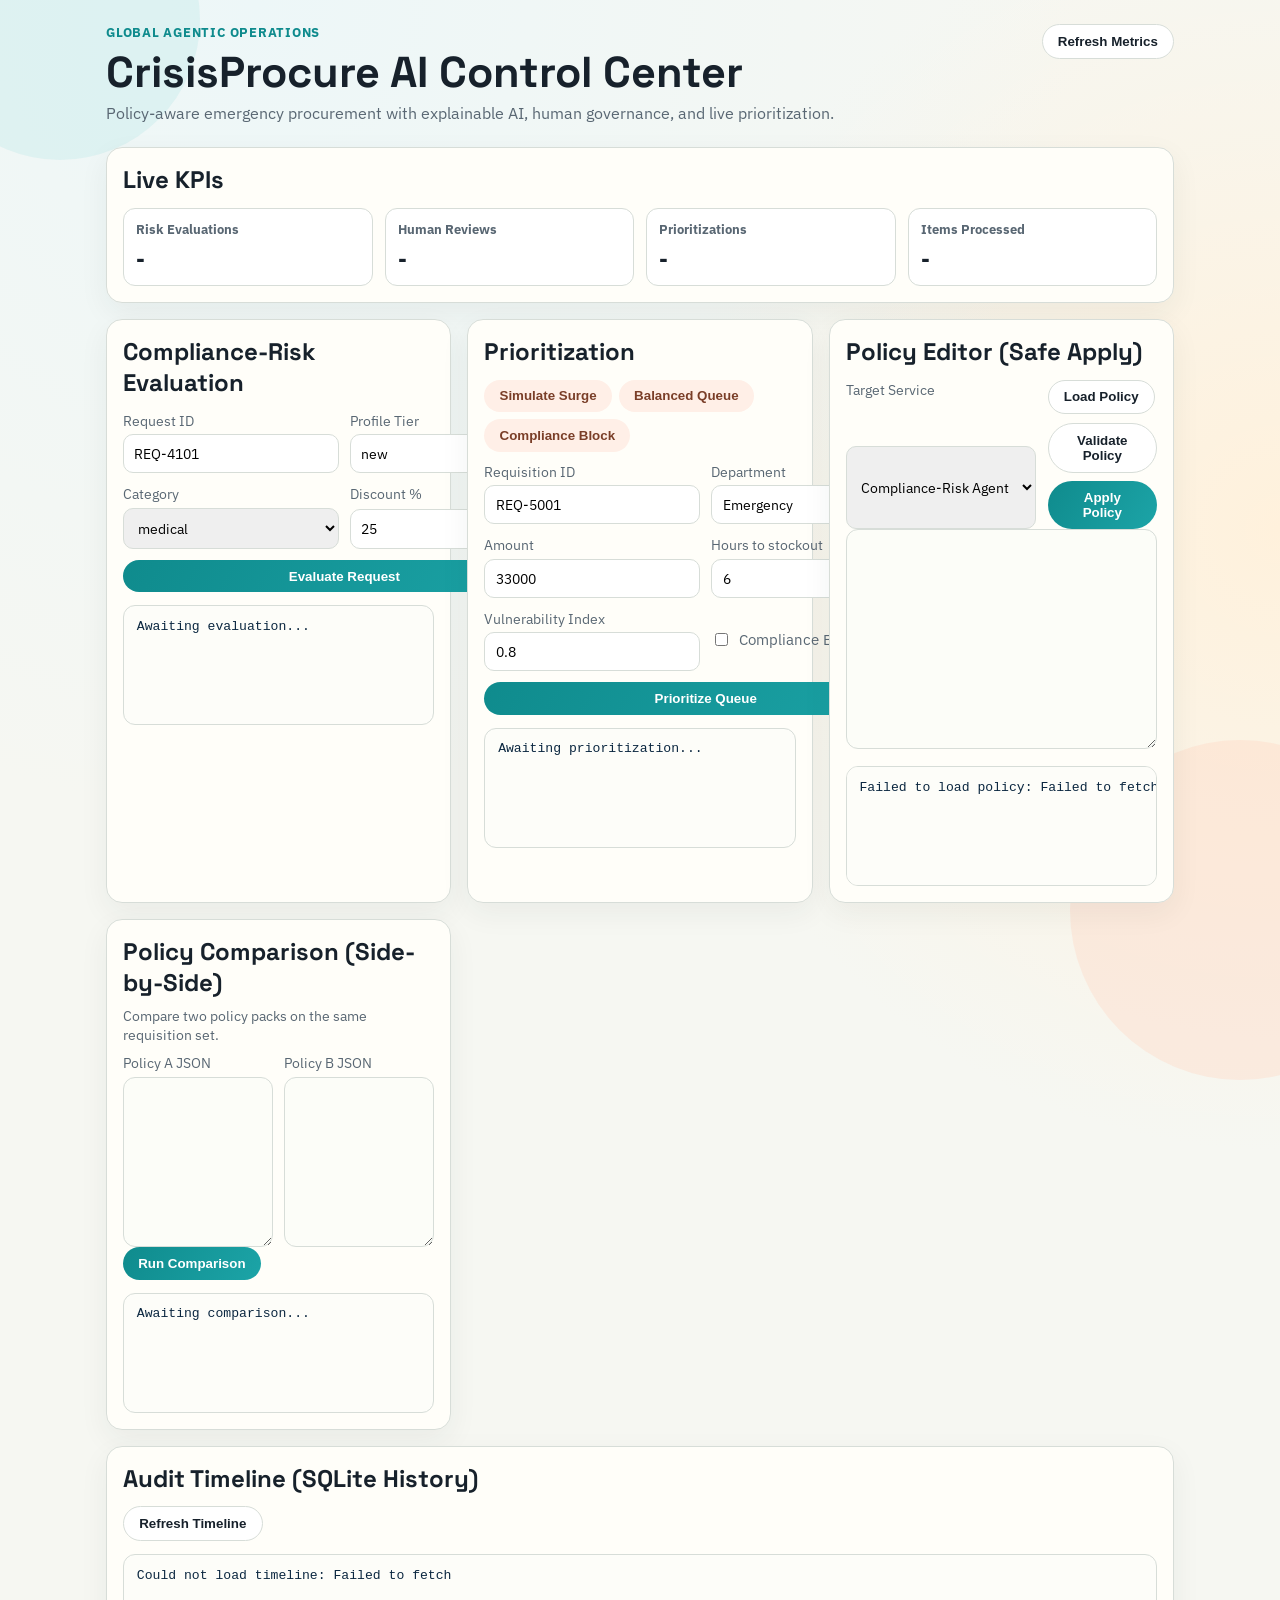
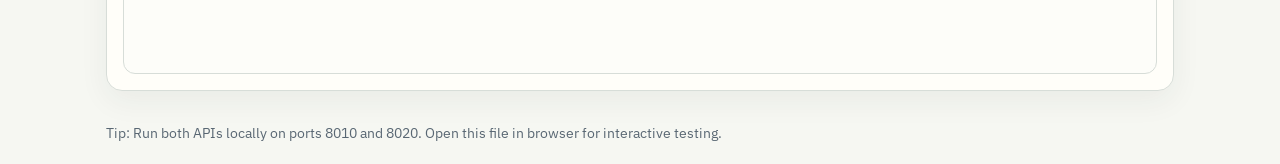
<file: ui/control_center.html>
<!DOCTYPE html>
<html lang="en">
  <head>
    <meta charset="UTF-8" />
    <meta name="viewport" content="width=device-width, initial-scale=1.0" />
    <title>CrisisProcure AI Control Center</title>
    <link rel="preconnect" href="https://fonts.googleapis.com" />
    <link rel="preconnect" href="https://fonts.gstatic.com" crossorigin />
    <link href="https://fonts.googleapis.com/css2?family=Space+Grotesk:wght@400;500;700&family=IBM+Plex+Sans:wght@400;500;600&display=swap" rel="stylesheet" />
    <link rel="stylesheet" href="./control_center.css" />
  </head>
  <body>
    <div class="bg-shape bg-shape-1"></div>
    <div class="bg-shape bg-shape-2"></div>
    <header class="hero">
      <div>
        <p class="eyebrow">Global Agentic Operations</p>
        <h1>CrisisProcure AI Control Center</h1>
        <p class="subtitle">Policy-aware emergency procurement with explainable AI, human governance, and live prioritization.</p>
      </div>
      <button id="refreshMetrics" class="btn btn-secondary">Refresh Metrics</button>
    </header>

    <main class="grid">
      <section class="card kpi-card">
        <h2>Live KPIs</h2>
        <div id="kpiGrid" class="kpi-grid">
          <article><h3>Risk Evaluations</h3><p id="kpiEvaluations">-</p></article>
          <article><h3>Human Reviews</h3><p id="kpiHuman">-</p></article>
          <article><h3>Prioritizations</h3><p id="kpiPrioritizations">-</p></article>
          <article><h3>Items Processed</h3><p id="kpiItems">-</p></article>
        </div>
      </section>

      <section class="card">
        <h2>Compliance-Risk Evaluation</h2>
        <form id="riskForm" class="stack">
          <div class="row">
            <label>Request ID<input name="order_id" value="REQ-4101" required /></label>
            <label>Profile Tier<input name="customer_tier" value="new" required /></label>
          </div>
          <div class="row">
            <label>Category
              <select name="category">
                <option value="medical">medical</option>
                <option value="utilities">utilities</option>
                <option value="safety">safety</option>
                <option value="food">food</option>
                <option value="general">general</option>
              </select>
            </label>
            <label>Discount %<input type="number" name="discount_percent" value="25" min="0" max="100" /></label>
          </div>
          <button class="btn" type="submit">Evaluate Request</button>
        </form>
        <pre id="riskOutput" class="output">Awaiting evaluation...</pre>
      </section>

      <section class="card">
        <h2>Prioritization</h2>
        <div class="pill-row">
          <button class="pill" data-scenario="surge">Simulate Surge</button>
          <button class="pill" data-scenario="balanced">Balanced Queue</button>
          <button class="pill" data-scenario="compliance">Compliance Block</button>
        </div>
        <form id="priorityForm" class="stack">
          <div class="row">
            <label>Requisition ID<input name="requisition_id" value="REQ-5001" required /></label>
            <label>Department<input name="requester_department" value="Emergency" required /></label>
          </div>
          <div class="row">
            <label>Amount<input type="number" name="amount" value="33000" min="1" /></label>
            <label>Hours to stockout<input type="number" name="hours_to_stockout" value="6" min="0" /></label>
          </div>
          <div class="row">
            <label>Vulnerability Index<input type="number" name="vulnerability_index" value="0.8" step="0.1" min="0" max="1" /></label>
            <label class="checkbox"><input type="checkbox" name="compliance_blocked" /> Compliance Blocked</label>
          </div>
          <button class="btn" type="submit">Prioritize Queue</button>
        </form>
        <pre id="priorityOutput" class="output">Awaiting prioritization...</pre>
      </section>

      <section class="card">
        <h2>Policy Editor (Safe Apply)</h2>
        <div class="row">
          <label>Target Service
            <select id="policyTarget">
              <option value="risk">Compliance-Risk Agent</option>
              <option value="priority">Prioritization Agent</option>
            </select>
          </label>
          <div class="inline-actions">
            <button id="loadPolicyBtn" class="btn btn-secondary" type="button">Load Policy</button>
            <button id="validatePolicyBtn" class="btn btn-secondary" type="button">Validate Policy</button>
            <button id="applyPolicyBtn" class="btn" type="button">Apply Policy</button>
          </div>
        </div>
        <textarea id="policyEditor" class="policy-editor" spellcheck="false"></textarea>
        <pre id="policyOutput" class="output">Load a policy to edit...</pre>
      </section>

      <section class="card">
        <h2>Policy Comparison (Side-by-Side)</h2>
        <p class="helper">Compare two policy packs on the same requisition set.</p>
        <div class="row">
          <label>Policy A JSON<textarea id="policyAEditor" class="policy-editor compact" spellcheck="false"></textarea></label>
          <label>Policy B JSON<textarea id="policyBEditor" class="policy-editor compact" spellcheck="false"></textarea></label>
        </div>
        <button id="comparePoliciesBtn" class="btn" type="button">Run Comparison</button>
        <pre id="compareOutput" class="output">Awaiting comparison...</pre>
      </section>

      <section class="card kpi-card">
        <h2>Audit Timeline (SQLite History)</h2>
        <div class="inline-actions">
          <button id="refreshHistoryBtn" class="btn btn-secondary" type="button">Refresh Timeline</button>
        </div>
        <pre id="historyOutput" class="output">Awaiting history...</pre>
      </section>
    </main>

    <footer>
      <p>Tip: Run both APIs locally on ports 8010 and 8020. Open this file in browser for interactive testing.</p>
    </footer>

    <script src="./control_center.js"></script>
  </body>
</html>
</file>
<file: ui/control_center.css>
:root {
  --bg: #f6f7f2;
  --card: #fffef8;
  --text: #17212b;
  --muted: #596773;
  --brand: #0f8b8d;
  --accent: #ff7f50;
  --line: #d7ddd8;
}

* {
  box-sizing: border-box;
}

body {
  margin: 0;
  font-family: "IBM Plex Sans", sans-serif;
  color: var(--text);
  background: radial-gradient(circle at 20% 0%, #edf7f8, transparent 40%), radial-gradient(circle at 100% 30%, #fff1dc, transparent 35%), var(--bg);
  min-height: 100vh;
}

.bg-shape {
  position: fixed;
  border-radius: 50%;
  opacity: 0.35;
  z-index: -1;
}

.bg-shape-1 {
  width: 280px;
  height: 280px;
  background: #bde8e8;
  top: -120px;
  left: -80px;
}

.bg-shape-2 {
  width: 340px;
  height: 340px;
  background: #ffd3bf;
  bottom: -180px;
  right: -130px;
}

.hero {
  max-width: 1100px;
  margin: 1.5rem auto;
  display: flex;
  justify-content: space-between;
  align-items: flex-start;
  gap: 1rem;
  padding: 0 1rem;
}

.eyebrow {
  color: var(--brand);
  letter-spacing: 0.06em;
  text-transform: uppercase;
  margin: 0;
  font-size: 0.8rem;
  font-weight: 700;
}

h1 {
  margin: 0.2rem 0;
  font-family: "Space Grotesk", sans-serif;
  font-size: clamp(1.6rem, 4vw, 2.7rem);
}

.subtitle {
  margin: 0;
  color: var(--muted);
  max-width: 760px;
}

.grid {
  max-width: 1100px;
  margin: 1rem auto 2rem;
  padding: 0 1rem;
  display: grid;
  gap: 1rem;
  grid-template-columns: repeat(auto-fit, minmax(320px, 1fr));
}

.card {
  background: color-mix(in srgb, var(--card) 92%, white);
  border: 1px solid var(--line);
  border-radius: 16px;
  padding: 1rem;
  box-shadow: 0 10px 30px rgba(30, 50, 50, 0.06);
}

.kpi-card {
  grid-column: 1 / -1;
}

.kpi-grid {
  display: grid;
  grid-template-columns: repeat(auto-fit, minmax(160px, 1fr));
  gap: 0.75rem;
}

.kpi-grid article {
  background: #ffffff;
  border: 1px solid var(--line);
  border-radius: 12px;
  padding: 0.75rem;
}

.kpi-grid h3 {
  margin: 0;
  font-size: 0.8rem;
  color: var(--muted);
}

.kpi-grid p {
  margin: 0.35rem 0 0;
  font-size: 1.4rem;
  font-weight: 700;
}

h2 {
  margin: 0 0 0.8rem;
  font-family: "Space Grotesk", sans-serif;
}

.stack {
  display: grid;
  gap: 0.7rem;
}

.row {
  display: grid;
  grid-template-columns: 1fr 1fr;
  gap: 0.7rem;
}

label {
  display: grid;
  gap: 0.3rem;
  color: var(--muted);
  font-size: 0.9rem;
}

input,
select {
  border: 1px solid var(--line);
  border-radius: 10px;
  padding: 0.55rem 0.65rem;
  font: inherit;
}

.checkbox {
  display: flex;
  align-items: center;
  gap: 0.5rem;
  font-size: 0.92rem;
}

.btn,
.pill {
  border: 0;
  border-radius: 999px;
  padding: 0.55rem 0.95rem;
  font-weight: 600;
  cursor: pointer;
}

.btn {
  background: linear-gradient(120deg, var(--brand), #1ca4a7);
  color: white;
}

.btn-secondary {
  background: #ffffff;
  border: 1px solid var(--line);
  color: var(--text);
}

.pill-row {
  display: flex;
  flex-wrap: wrap;
  gap: 0.45rem;
  margin-bottom: 0.6rem;
}

.pill {
  background: #ffefe7;
  color: #7a3e28;
}

.output {
  margin: 0.8rem 0 0;
  border: 1px solid var(--line);
  border-radius: 12px;
  background: #fdfdf9;
  color: #0b2740;
  padding: 0.8rem;
  min-height: 120px;
  overflow: auto;
  font-size: 0.82rem;
}

.policy-editor {
  width: 100%;
  min-height: 220px;
  border: 1px solid var(--line);
  border-radius: 12px;
  background: #fcfdf8;
  color: #0b2740;
  padding: 0.8rem;
  font-family: ui-monospace, SFMono-Regular, Menlo, Monaco, Consolas, "Liberation Mono", "Courier New", monospace;
  font-size: 0.8rem;
  resize: vertical;
}

.policy-editor.compact {
  min-height: 170px;
}

.inline-actions {
  display: flex;
  flex-wrap: wrap;
  gap: 0.55rem;
  align-items: center;
}

.helper {
  margin: -0.3rem 0 0.6rem;
  color: var(--muted);
  font-size: 0.9rem;
}

footer {
  max-width: 1100px;
  margin: 0 auto 1.4rem;
  padding: 0 1rem;
  color: var(--muted);
  font-size: 0.9rem;
}

@media (max-width: 700px) {
  .row {
    grid-template-columns: 1fr;
  }

  .hero {
    flex-direction: column;
  }
}
</file>
